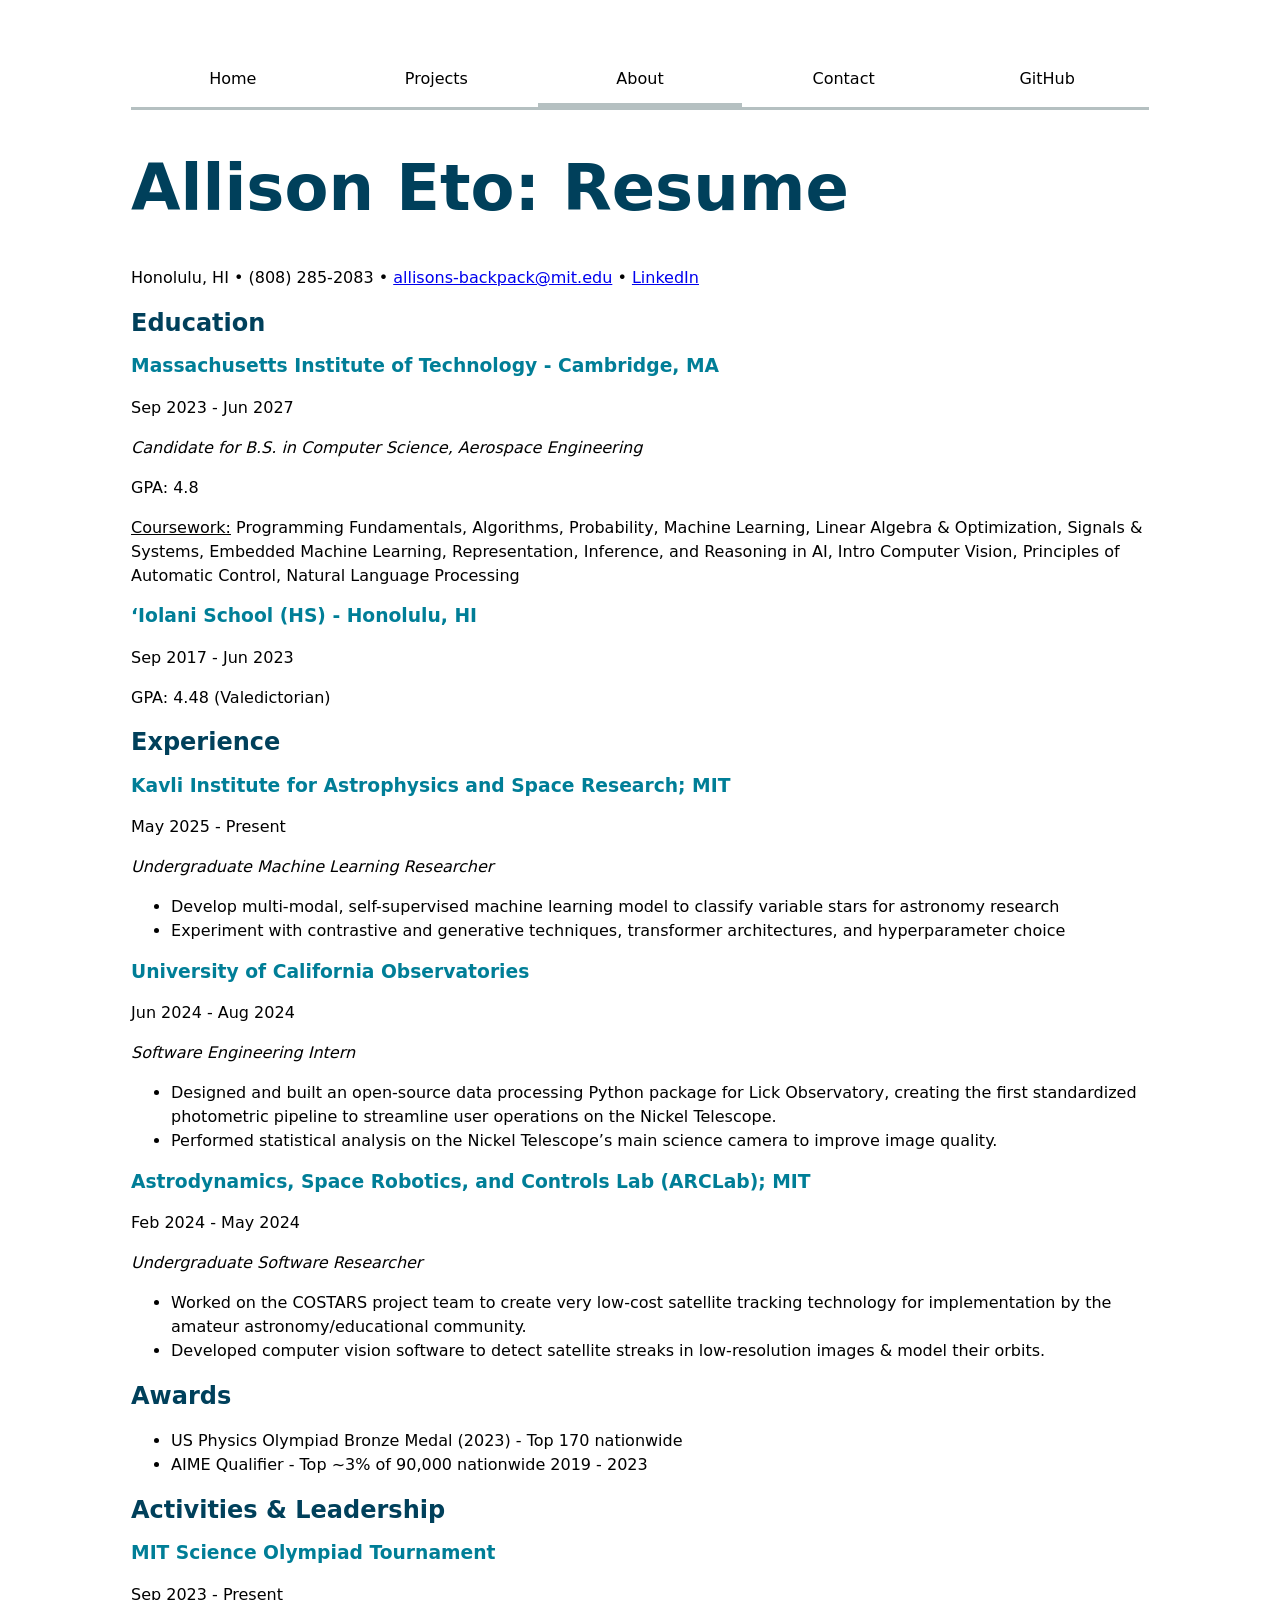
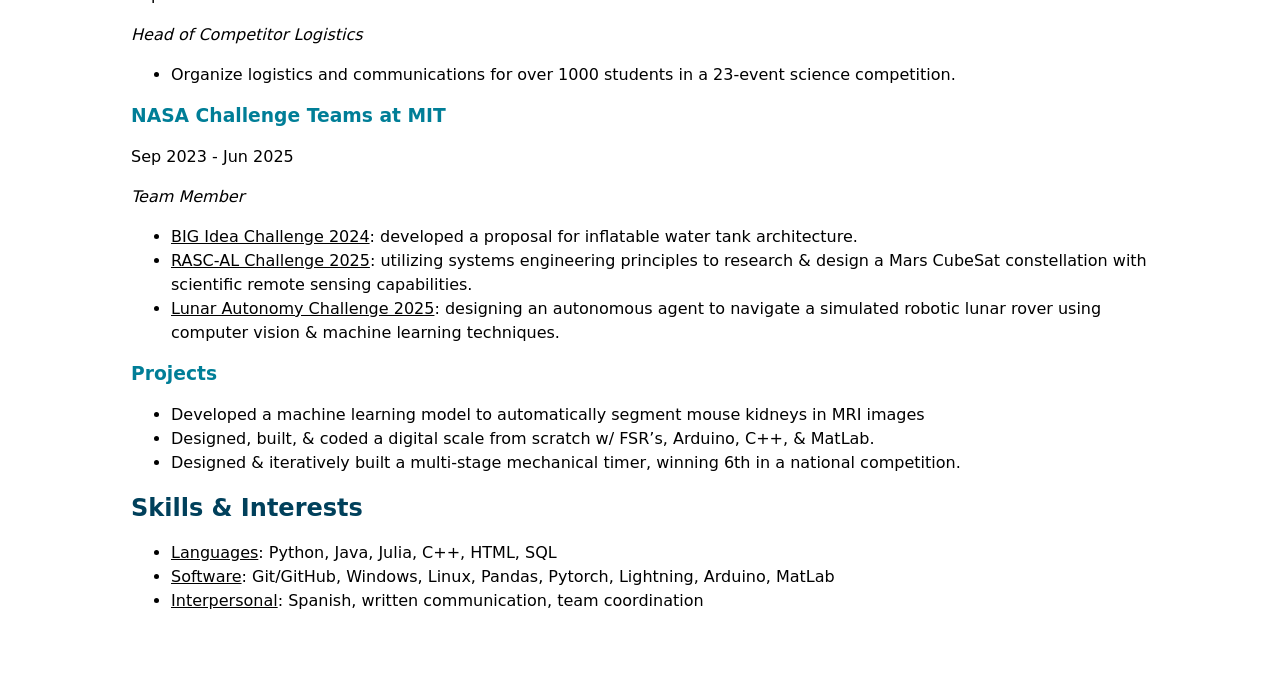
<file: about/resume.html>
<!DOCTYPE html>
<html lang="en">
<head>
    <meta charset="UTF-8">
    <meta name="viewport" content="width=device-width, initial-scale=1.0">
    <link rel="stylesheet" href="../style.css">
    <title>Resume</title>
</head>

<body>

    <nav>
        <ul>
            <li><a href="../index.html">Home</a></li>
            <li><a href="../projects/index.html">Projects</a></li>
            <li><a class="current" href="../about/resume.html">About</a></li>
            <li><a href="../contact/index.html">Contact</a></li>
            <li><a href="https://github.com/allisoneto" target="_blank">GitHub</a></li>
        </ul>
    </nav>


    <header>
        <h1>Allison Eto: Resume</h1>

        Honolulu, HI   •   (808) 285-2083   •   
        <a href="mailto:allisons-backpack@mit.edu" target="_blank">allisons-backpack@mit.edu</a>   •   
        <a href="https://linkedin.com/in/allison-eto/" target="_blank">LinkedIn</a>
    </header>

    <section>
        <h2>Education</h2>

        <h3><strong>Massachusetts Institute of Technology</strong> - Cambridge, MA</h3>
        <p><time datetime="2023-09">Sep 2023</time> - <time datetime="2027-06">Jun 2027</time></p>
        
        <p><em>Candidate for B.S. in Computer Science, Aerospace Engineering</em></p>
        <p>GPA: 4.8</p>
        <p>
            <u>Coursework:</u> Programming Fundamentals, Algorithms, Probability, Machine Learning, Linear Algebra &
            Optimization, Signals & Systems, Embedded Machine Learning, Representation, Inference, and Reasoning in AI,
            Intro Computer Vision, Principles of Automatic Control, Natural Language Processing
        </p>

        <h3><strong>‘Iolani School (HS)</strong> - Honolulu, HI</h3>
        
        <p><time datetime="2017-09">Sep 2017</time> - <time datetime="2023-06">Jun 2023</time></p>
        <p>GPA: 4.48 (Valedictorian)</p>
    </section>

    <section>
        <h2>Experience</h2>

        <h3>Kavli Institute for Astrophysics and Space Research; MIT</h3>
        <p><time datetime="2025-05">May 2025</time> - Present</p>
        <p><em>Undergraduate Machine Learning Researcher</em></p>
        <ul>
            <li>Develop multi-modal, self-supervised machine learning model to classify variable stars for astronomy research</li>
            <li>Experiment with contrastive and generative techniques, transformer architectures, and hyperparameter choice</li>
        </ul>

        <h3>University of California Observatories</h3>
        <p><time datetime="2024-06">Jun 2024</time> - <time datetime="2024-08">Aug 2024</time></p>
        <p><em>Software Engineering Intern</em></p>
        <ul>
            <li>Designed and built an open-source data processing Python package for Lick Observatory, creating the first
                standardized photometric pipeline to streamline user operations on the Nickel Telescope.</li>
            <li>Performed statistical analysis on the Nickel Telescope’s main science camera to improve image quality.</li>
        </ul>

        <h3>Astrodynamics, Space Robotics, and Controls Lab (ARCLab); MIT</h3>
        <p><time datetime="2024-02">Feb 2024</time> - <time datetime="2024-05">May 2024</time></p>
        <p><em>Undergraduate Software Researcher</em></p>
        <ul>
            <li>Worked on the COSTARS project team to create very low-cost satellite tracking technology for implementation
                by the amateur astronomy/educational community.</li>
            <li>Developed computer vision software to detect satellite streaks in low-resolution images & model their orbits.</li>
        </ul>
    </section>

    <section>
        <h2>Awards</h2>
        <ul>
            <li>US Physics Olympiad Bronze Medal (2023) - Top 170 nationwide</li>
            <li>AIME Qualifier - Top ~3% of 90,000 nationwide 2019 - 2023</li>
        </ul>
    </section>

    <section>
        <h2>Activities & Leadership</h2>

        <h3>MIT Science Olympiad Tournament</h3>
        <p><time datetime="2023-09">Sep 2023</time> - Present</p>
        <p><em>Head of Competitor Logistics</em></p>
        <ul>
            <li>Organize logistics and communications for over 1000 students in a 23-event science competition.</li>
        </ul>

        <h3>NASA Challenge Teams at MIT</h3>
        <p><time datetime="2023-09">Sep 2023</time> - <time datetime="2025-06">Jun 2025</time></p>
        <p><em>Team Member</em></p>
        <ul>
            <li><u>BIG Idea Challenge 2024</u>: developed a proposal for inflatable water tank architecture.</li>
            <li><u>RASC-AL Challenge 2025</u>: utilizing systems engineering principles to research & design a Mars CubeSat
                constellation with scientific remote sensing capabilities.</li>
            <li><u>Lunar Autonomy Challenge 2025</u>: designing an autonomous agent to navigate a simulated robotic lunar rover
                using computer vision & machine learning techniques.</li>
        </ul>
        
        <h3>Projects</h3>
        <ul>
            <li>Developed a machine learning model to automatically segment mouse kidneys in MRI images</li>
            <li>Designed, built, & coded a digital scale from scratch w/ FSR’s, Arduino, C++, & MatLab.</li>
            <li>Designed & iteratively built a multi-stage mechanical timer, winning 6th in a national competition.</li>
        </ul>
    </section>

    <section>
        <h2>Skills & Interests</h2>
        <ul>
            <li><u>Languages</u>: Python, Java, Julia, C++, HTML, SQL</li>
            <li><u>Software</u>: Git/GitHub, Windows, Linux, Pandas, Pytorch, Lightning, Arduino, MatLab</li>
            <li><u>Interpersonal</u>: Spanish, written communication, team coordination</li>
        </ul>
    </section>
</body>
</html>
</file>
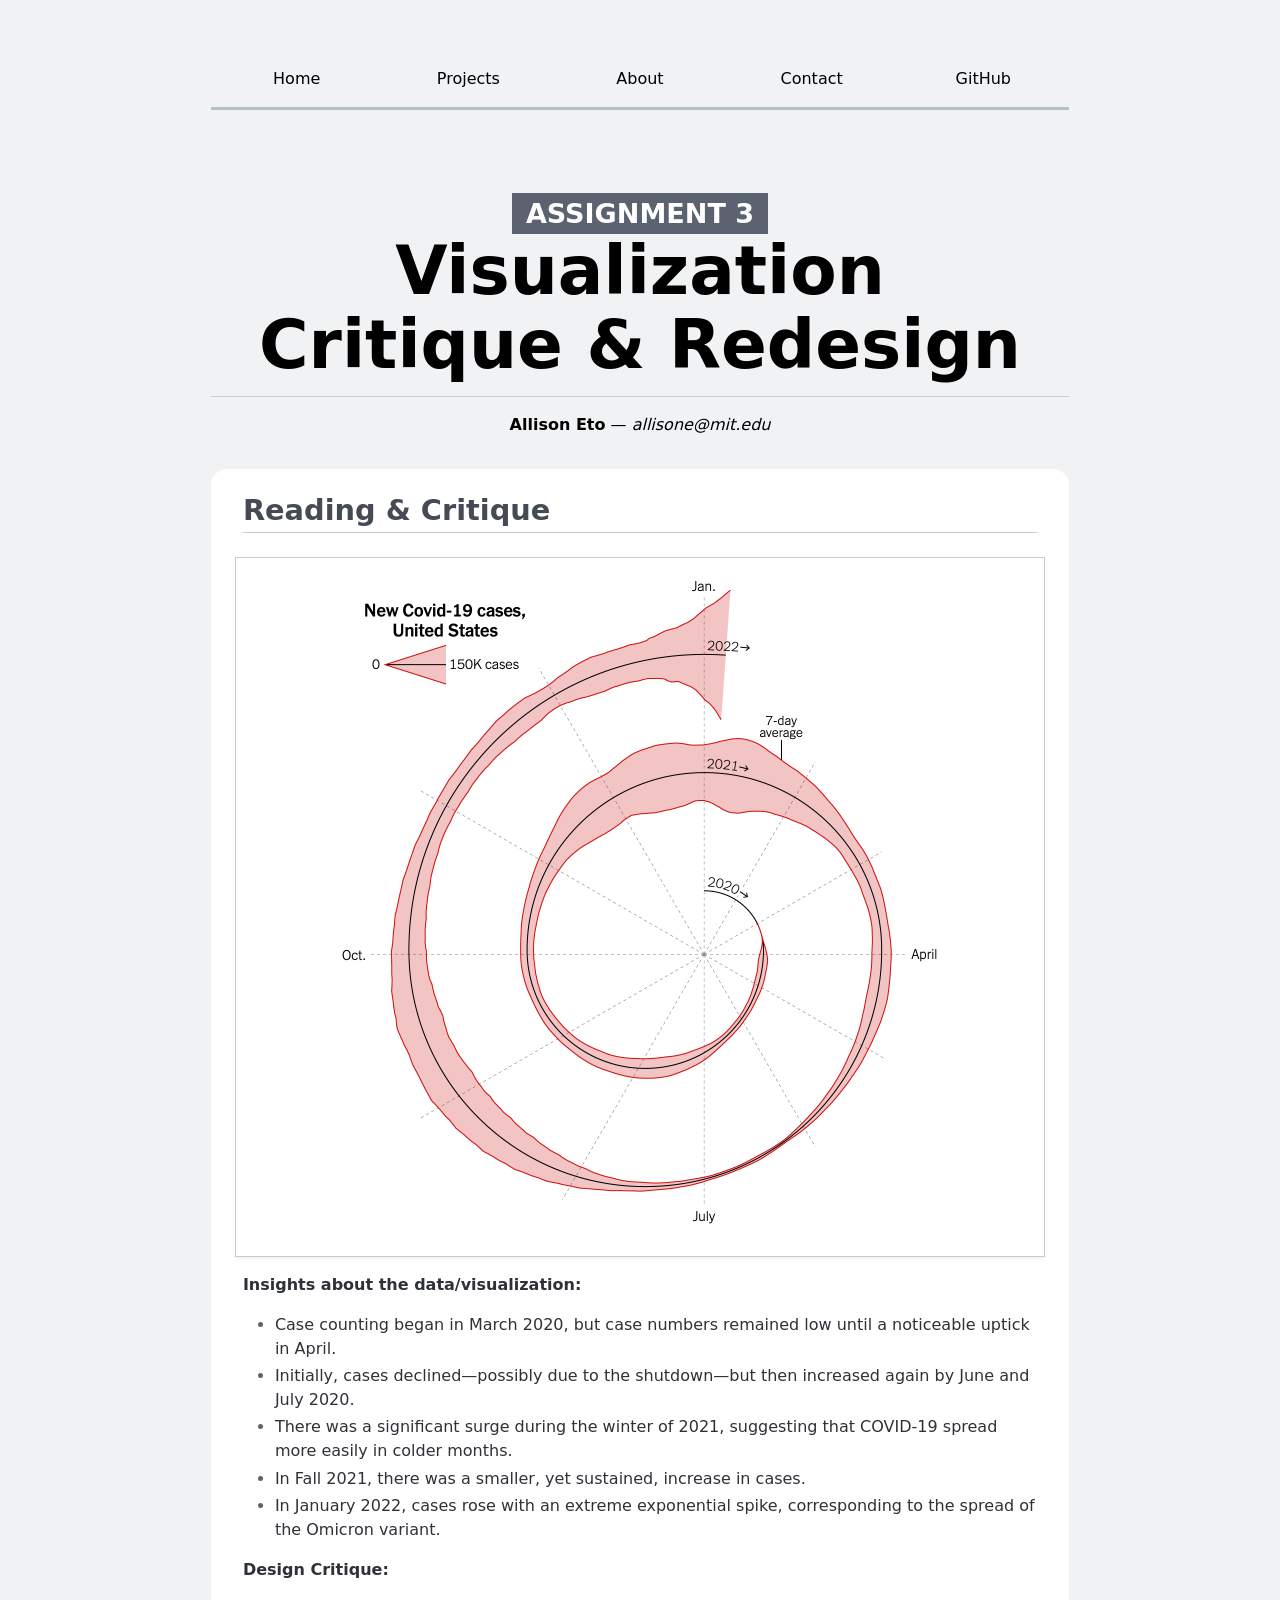
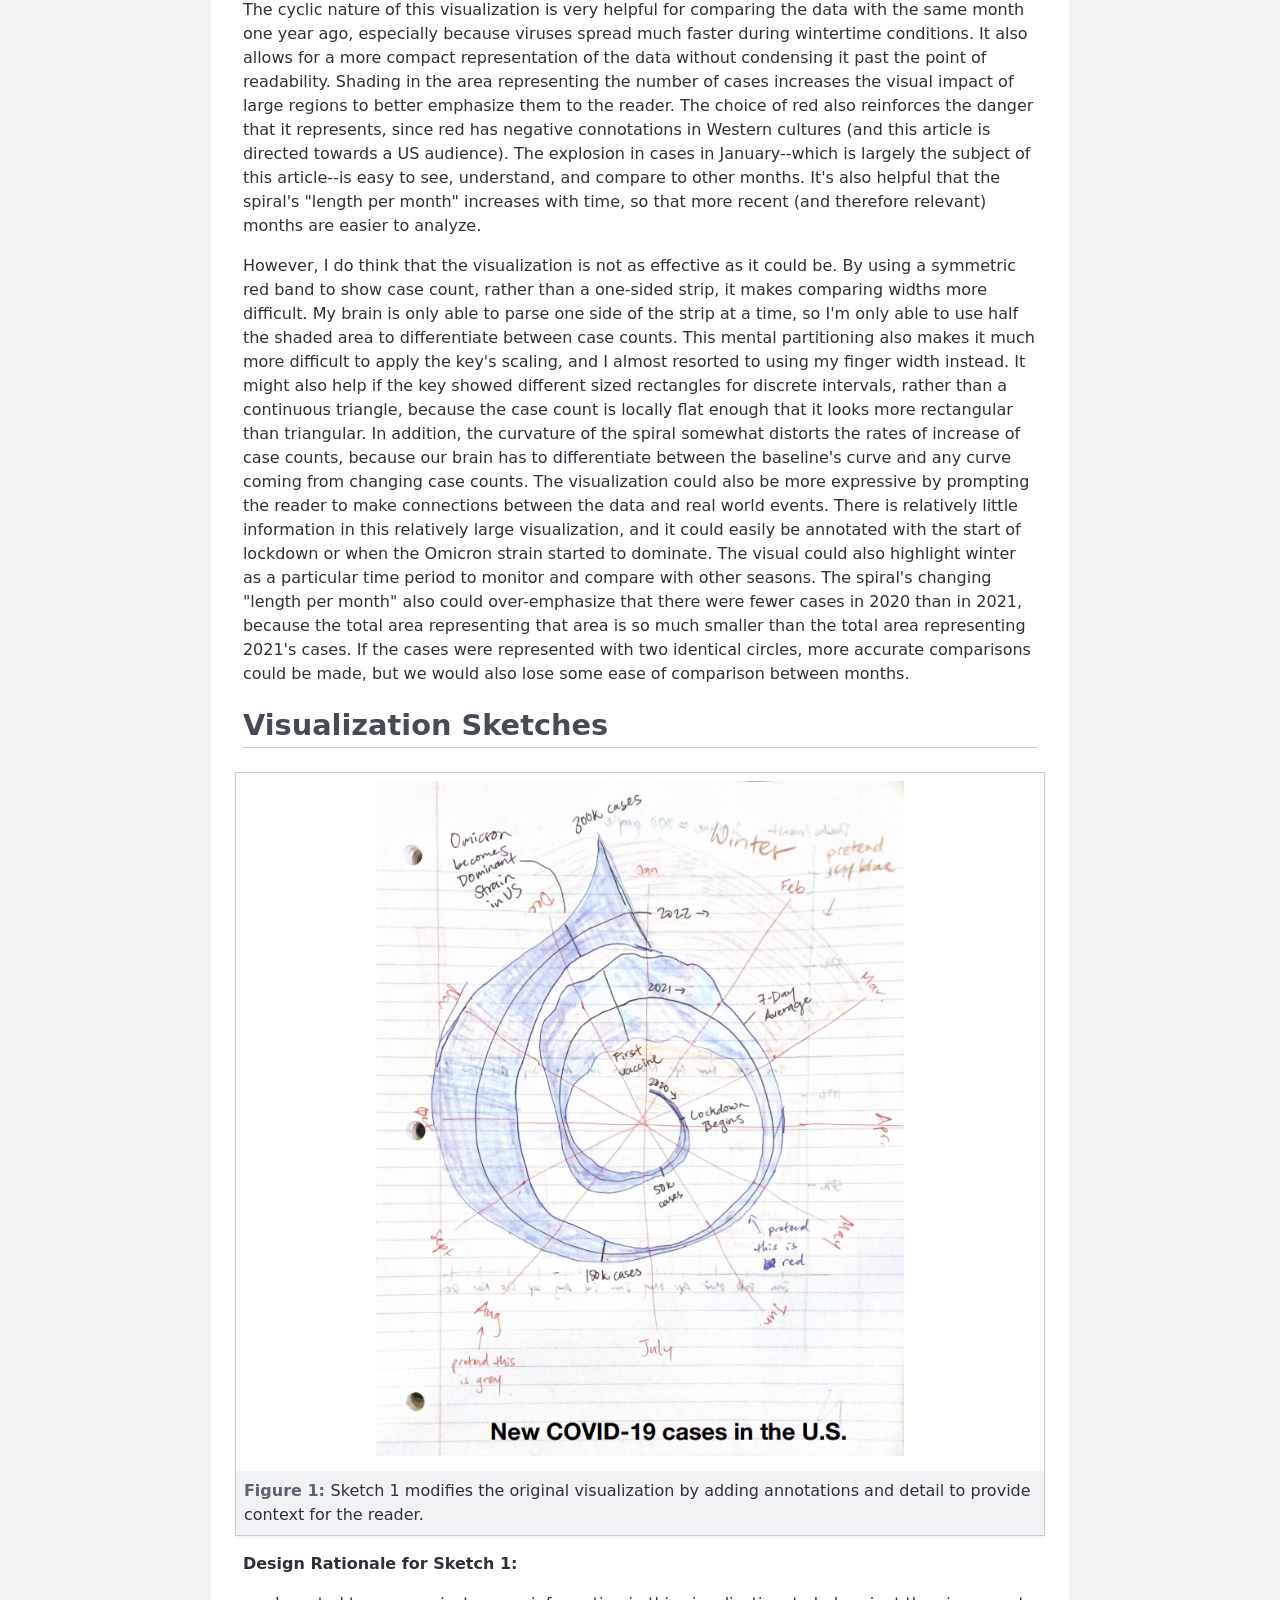
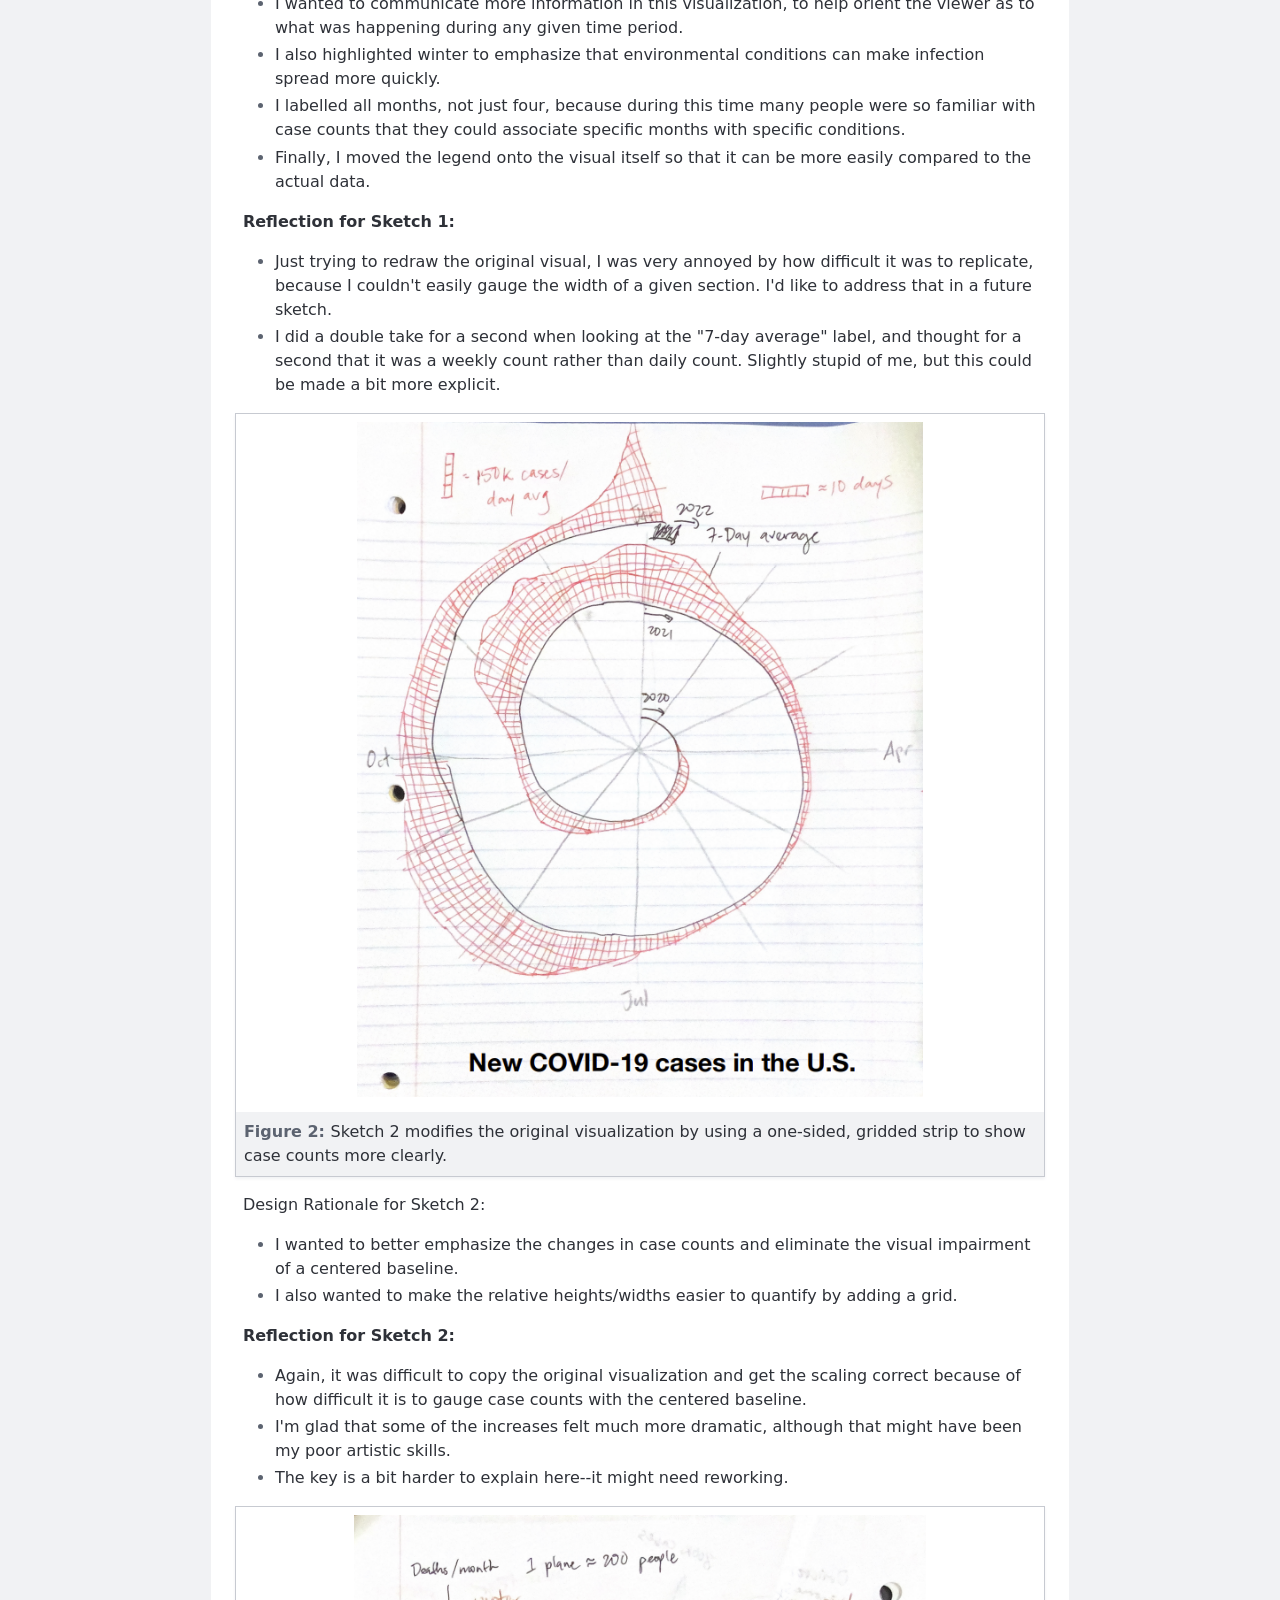
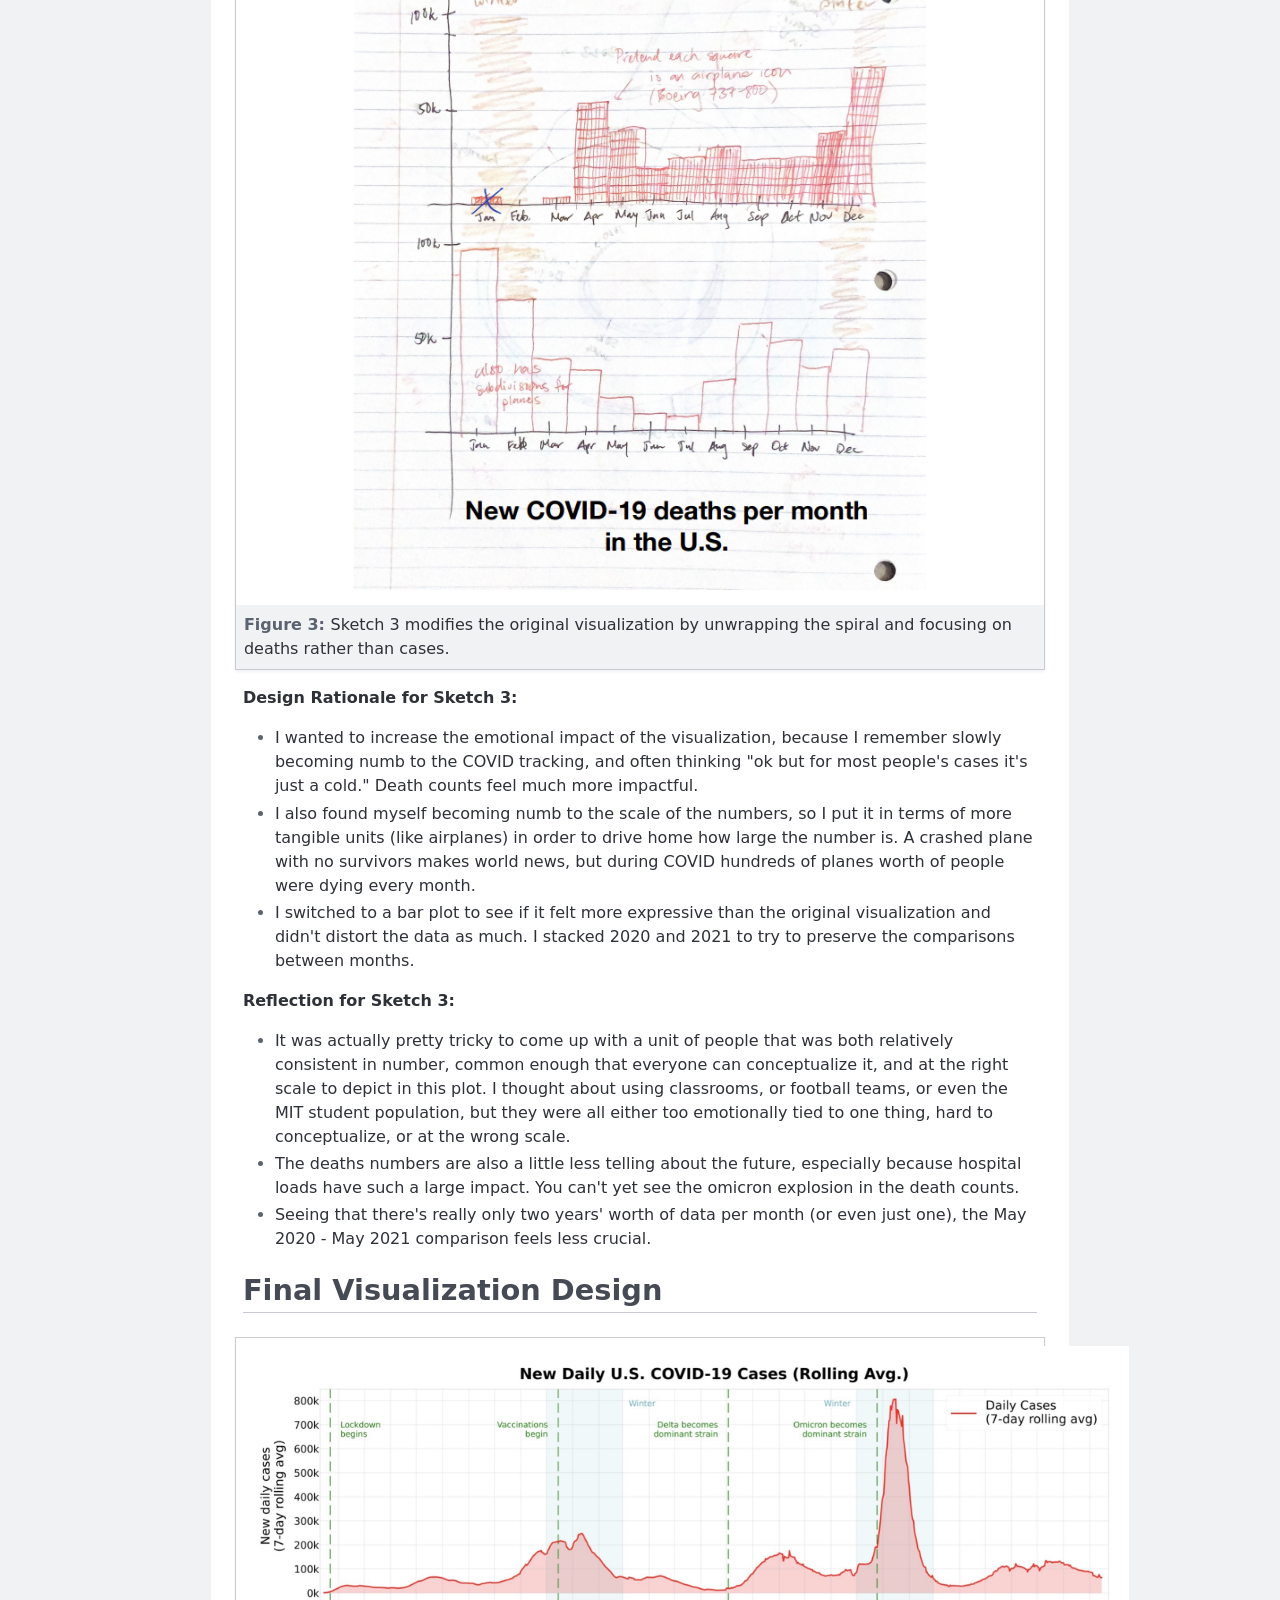
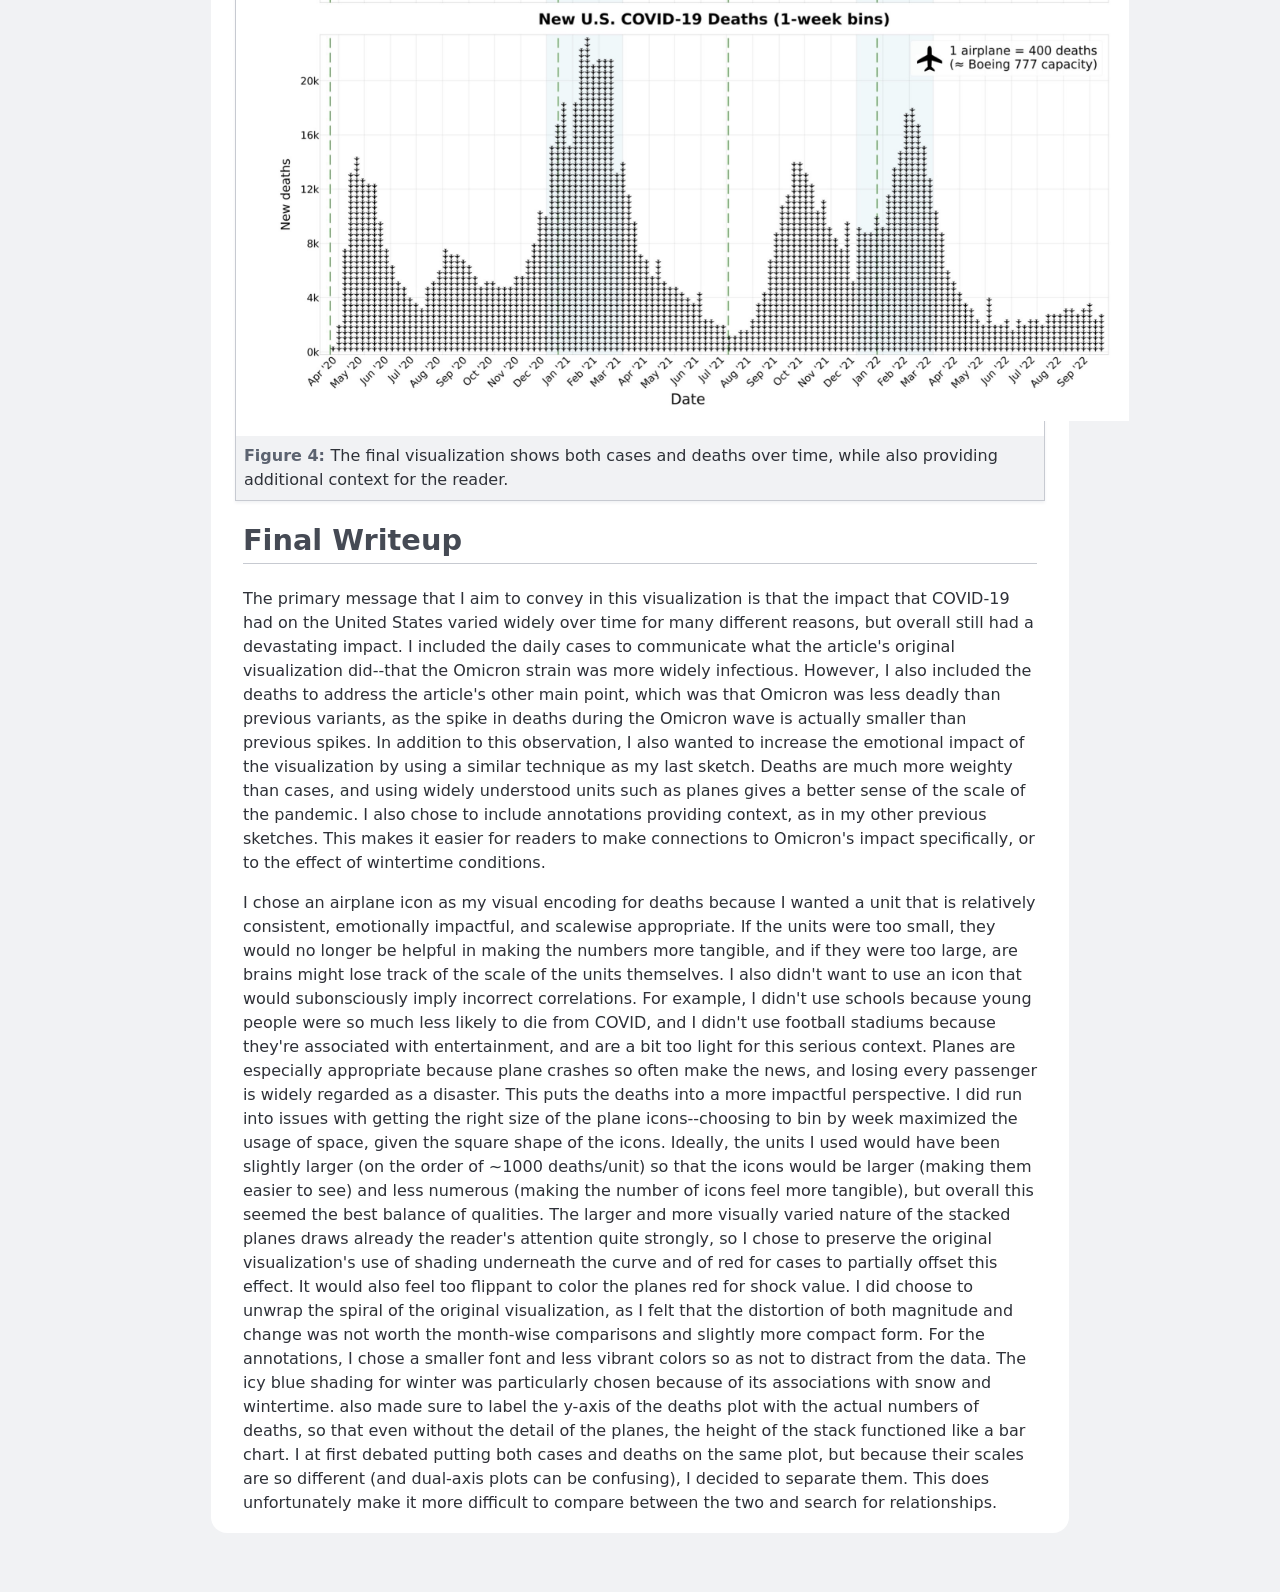
<file: projects/a3_report.html>
<!DOCTYPE html>
<!-- saved from url=(0056)https://vis-society.github.io/assignments/A3_report.html -->
<html lang="en"><head><meta http-equiv="Content-Type" content="text/html; charset=UTF-8">
	<title>Vis &amp; Society Assignment 3</title>
	<link rel="stylesheet" href="a3_style.css">
<style>.village-iframe{width:100%;height:100%;border:none;display:block;position:fixed;top:0;left:0;z-index:2147483647;background:#0000003d;color-scheme:light}.village-iframe.village-loading{display:flex;justify-content:center;align-items:center}.village-iframe>.village-spinner{width:1.5rem;height:1.5rem;border:2px solid #000;border-left-color:transparent;border-bottom-color:transparent;border-radius:50%;animation:spin .45s linear infinite}.village-iframe.village-hidden{display:none}@keyframes spin{0%{transform:rotate(0)}to{transform:rotate(360deg)}}.village-hidden{display:none}[village-paths-data=facepiles]{display:flex;align-items:center;padding-right:.5rem}[village-paths-data=facepiles] img{width:1.5rem;height:1.5rem;border-radius:50%;margin-right:-.5rem}[village-paths-data=facepiles] img.village-facepiler-avatar-not-found{filter:blur(7px)}[village-paths-data=facepiles] img:last-child{margin-right:0}[village-paths-data=count]{padding-right:.25rem}[village-paths-availability=error],[village-paths-availability=found],[village-paths-availability=not-found],[village-paths-availability=not-activated]{display:none!important}[village-paths-availability=loading]{display:inline-flex!important}</style><script id="simplify-jobs-page-script" src="chrome-extension://75b6a5ff-7045-476e-9fe4-be8c925cb11c/js/pageScript.bundle.js"></script></head>

<body>

	
    <nav>
        <ul>
            <li><a href="../index.html">Home</a></li>
            <li><a href="../projects/index.html">Projects</a></li>
            <li><a href="../about/resume.html">About</a></li>
            <li><a href="../contact/index.html">Contact</a></li>
            <li><a href="https://github.com/allisoneto" target="_blank">GitHub</a></li>
        </ul>
    </nav>

	<header>
		<h1>
			<small>Assignment 3</small>
			Visualization Critique &amp; Redesign
		</h1>

		<p>
			<strong>Allison Eto</strong> — <em>allisone@mit.edu</em>
		</p>
	</header>

	<main>
		<section>
			<h2>Reading &amp; Critique</h2>

			<figure>
				<img src="../images/a3_visualizations/covid-spiral.png" alt="">
			</figure>

			<p>
				<strong>Insights about the data/visualization:</strong>
			</p>

			<ul>
				<li>Case counting began in March 2020, but case numbers remained low until a noticeable uptick in April.</li>
				<li>Initially, cases declined—possibly due to the shutdown—but then increased again by June and July 2020.</li>
				<li>There was a significant surge during the winter of 2021, suggesting that COVID-19 spread more easily in colder months.</li>
				<li>In Fall 2021, there was a smaller, yet sustained, increase in cases.</li>
				<li>In January 2022, cases rose with an extreme exponential spike, corresponding to the spread of the Omicron variant.</li>
			</ul>

			<p>
				<strong>Design Critique:</strong>
			</p>

			<p>
				The cyclic nature of this visualization is very helpful for comparing the data with the same
				month one year ago, especially because viruses spread much faster during wintertime
				conditions. It also allows for a more compact representation of the data without condensing it
				past the point of readability. Shading in the area representing the number of cases increases
				the visual impact of large regions to better emphasize them to the reader. The choice of red
				also reinforces the danger that it represents, since red has negative connotations in Western
				cultures (and this article is directed towards a US audience). The explosion in cases in
				January--which is largely the subject of this article--is easy to see, understand, and compare
				to other months. It's also helpful that the spiral's "length per month" increases with time, so
				that more recent (and therefore relevant) months are easier to analyze.
			</p>
			<p>
				However, I do think that the visualization is not as effective as it could be. By using a
				symmetric red band to show case count, rather than a one-sided strip, it makes comparing
				widths more difficult. My brain is only able to parse one side of the strip at a time, so I'm only
				able to use half the shaded area to differentiate between case counts. This mental partitioning
				also makes it much more difficult to apply the key's scaling, and I almost resorted to using my
				finger width instead. It might also help if the key showed different sized rectangles for discrete
				intervals, rather than a continuous triangle, because the case count is locally flat enough that it
				looks more rectangular than triangular. In addition, the curvature of the spiral somewhat
				distorts the rates of increase of case counts, because our brain has to differentiate between
				the baseline's curve and any curve coming from changing case counts.

				The visualization could also be more expressive by prompting the reader to make connections
				between the data and real world events. There is relatively little information in this relatively
				large visualization, and it could easily be annotated with the start of lockdown or when the
				Omicron strain started to dominate. The visual could also highlight winter as a particular time
				period to monitor and compare with other seasons. The spiral's changing "length per month"
				also could over-emphasize that there were fewer cases in 2020 than in 2021, because the total
				area representing that area is so much smaller than the total area representing 2021's cases. If
				the cases were represented with two identical circles, more accurate comparisons could be
				made, but we would also lose some ease of comparison between months.
			</p>
		</section>

		<section>
			<h2>Visualization Sketches</h2>

      <figure>
				<img src="../images/a3_visualizations/sketch_1.png" alt="">
				<figcaption>
					Sketch 1 modifies the original visualization by adding annotations and detail to provide context for the reader.
				</figcaption>
			</figure>

			<p>
				<strong>Design Rationale for Sketch 1:</strong>
			</p>

			<ul>
				<li>I wanted to communicate more information in this visualization, to help orient the viewer as to what was happening during any given time period.</li>
				<li>I also highlighted winter to emphasize that environmental conditions can make infection spread more quickly.</li>
				<li>I labelled all months, not just four, because during this time many people were so familiar with case counts that they could associate specific months with specific conditions.</li>
				<li>Finally, I moved the legend onto the visual itself so that it can be more easily compared to the actual data.</li>
			</ul>

			<p>
				<strong>Reflection for Sketch 1:</strong>
			</p>

			<ul>
				<li>Just trying to redraw the original visual, I was very annoyed by how difficult it was to
					replicate, because I couldn't easily gauge the width of a given section. I'd like to address
					that in a future sketch.</li>
				<li>I did a double take for a second when looking at the "7-day average" label, and thought for a
					second that it was a weekly count rather than daily count. Slightly stupid of me, but this
					could be made a bit more explicit.</li>
			</ul>

			<figure>
				<img src="../images/a3_visualizations/sketch_2.png" alt="">
				<figcaption>
					Sketch 2 modifies the original visualization by using a one-sided, gridded strip to show case counts more clearly.
				</figcaption>
			</figure>

			<p>
				Design Rationale for Sketch 2:
			</p>

			<ul>
				<li>I wanted to better emphasize the changes in case counts and eliminate the visual impairment of a centered baseline.</li>
				<li>I also wanted to make the relative heights/widths easier to quantify by adding a grid.</li>
			</ul>

			<p>
				<strong>Reflection for Sketch 2:</strong>
			</p>

			<ul>
				<li>Again, it was difficult to copy the original visualization and get the scaling correct because of
					how difficult it is to gauge case counts with the centered baseline.</li>
				<li>I'm glad that some of the increases felt much more dramatic, although that might have been
					my poor artistic skills.</li>
				<li>The key is a bit harder to explain here--it might need reworking.</li>
			</ul>

			<figure>
				<img src="../images/a3_visualizations/sketch_3.png" alt="">
				<figcaption>
					Sketch 3 modifies the original visualization by unwrapping the spiral and focusing on deaths rather than cases.
				</figcaption>
			</figure>

			<p>
				<strong>Design Rationale for Sketch 3:</strong>
			</p>

			<ul>
				<li>I wanted to increase the emotional impact of the visualization, because I remember slowly becoming numb to the COVID tracking, and often thinking "ok but for most people's cases it's just a cold." Death counts feel much more impactful.</li>
				<li>I also found myself becoming numb to the scale of the numbers, so I put it in terms of more tangible units (like airplanes) in order to drive home how large the number is. A crashed plane with no survivors makes world news, but during COVID hundreds of planes worth of people were dying every month.</li>
				<li>I switched to a bar plot to see if it felt more expressive than the original visualization and didn't distort the data as much. I stacked 2020 and 2021 to try to preserve the comparisons between months.</li>
			</ul>

			<p>
				<strong>Reflection for Sketch 3:</strong>
			</p>

			<ul>
				<li>It was actually pretty tricky to come up with a unit of people that was both relatively consistent in number, common enough that everyone can conceptualize it, and at the right scale to depict in this plot. I thought about using classrooms, or football teams, or even the MIT student population, but they were all either too emotionally tied to one thing, hard to conceptualize, or at the wrong scale.</li>
				<li>The deaths numbers are also a little less telling about the future, especially because hospital loads have such a large impact. You can't yet see the omicron explosion in the death counts.</li>
				<li>Seeing that there's really only two years' worth of data per month (or even just one), the May 2020 - May 2021 comparison feels less crucial.</li>
			</ul>
		</section>

		<section>
			<h2>Final Visualization Design</h2>
      
			<figure>
				<img src="../images/a3_visualizations/final_visualization.png" alt="">
				<figcaption>
					The final visualization shows both cases and deaths over time, while also providing additional context for the reader.
				</figcaption>
			</figure>

		</section>

		<section>
			<h2>Final Writeup</h2>

			<p>
				The primary message that I aim to convey in this visualization is that the impact that COVID-19 had on
				the United States varied widely over time for many different reasons, but overall still had a devastating
				impact. I included the daily cases to communicate what the article's original visualization did--that the
				Omicron strain was more widely infectious. However, I also included the deaths to address the article's
				other main point, which was that Omicron was less deadly than previous variants, as the spike in deaths
				during the Omicron wave is actually smaller than previous spikes. In addition to this observation, I also
				wanted to increase the emotional impact of the visualization by using a similar technique as my last
				sketch. Deaths are much more weighty than cases, and using widely understood units such as planes
				gives a better sense of the scale of the pandemic. I also chose to include annotations providing context,
				as in my other previous sketches. This makes it easier for readers to make connections to Omicron's
				impact specifically, or to the effect of wintertime conditions.
				
      		</p>

			<p>
				I chose an airplane icon as my visual encoding for deaths because I wanted a unit that is relatively
				consistent, emotionally impactful, and scalewise appropriate. If the units were too small, they would no
				longer be helpful in making the numbers more tangible, and if they were too large, are brains might lose
				track of the scale of the units themselves. I also didn't want to use an icon that would subonsciously
				imply incorrect correlations. For example, I didn't use schools because young people were so much less
				likely to die from COVID, and I didn't use football stadiums because they're associated with
				entertainment, and are a bit too light for this serious context. Planes are especially appropriate because
				plane crashes so often make the news, and losing every passenger is widely regarded as a disaster. This
				puts the deaths into a more impactful perspective. I did run into issues with getting the right size of the
				plane icons--choosing to bin by week maximized the usage of space, given the square shape of the
				icons. Ideally, the units I used would have been slightly larger (on the order of ~1000 deaths/unit) so that
				the icons would be larger (making them easier to see) and less numerous (making the number of icons
				feel more tangible), but overall this seemed the best balance of qualities. The larger and more visually
				varied nature of the stacked planes draws already the reader's attention quite strongly, so I chose to
				preserve the original visualization's use of shading underneath the curve and of red for cases to partially
				offset this effect. It would also feel too flippant to color the planes red for shock value. I did choose to
				unwrap the spiral of the original visualization, as I felt that the distortion of both magnitude and change
				was not worth the month-wise comparisons and slightly more compact form.
				For the annotations, I chose a smaller font and less vibrant colors so as not to distract from the data. The
				icy blue shading for winter was particularly chosen because of its associations with snow and wintertime.
				also made sure to label the y-axis of the deaths plot with the actual numbers of deaths, so that even
				without the detail of the planes, the height of the stack functioned like a bar chart. I at first debated
				putting both cases and deaths on the same plot, but because their scales are so different (and dual-axis
				plots can be confusing), I decided to separate them. This does unfortunately make it more difficult to
				compare between the two and search for relationships.
       		</p>
		</section>
	</main>


</body></html>
</file>
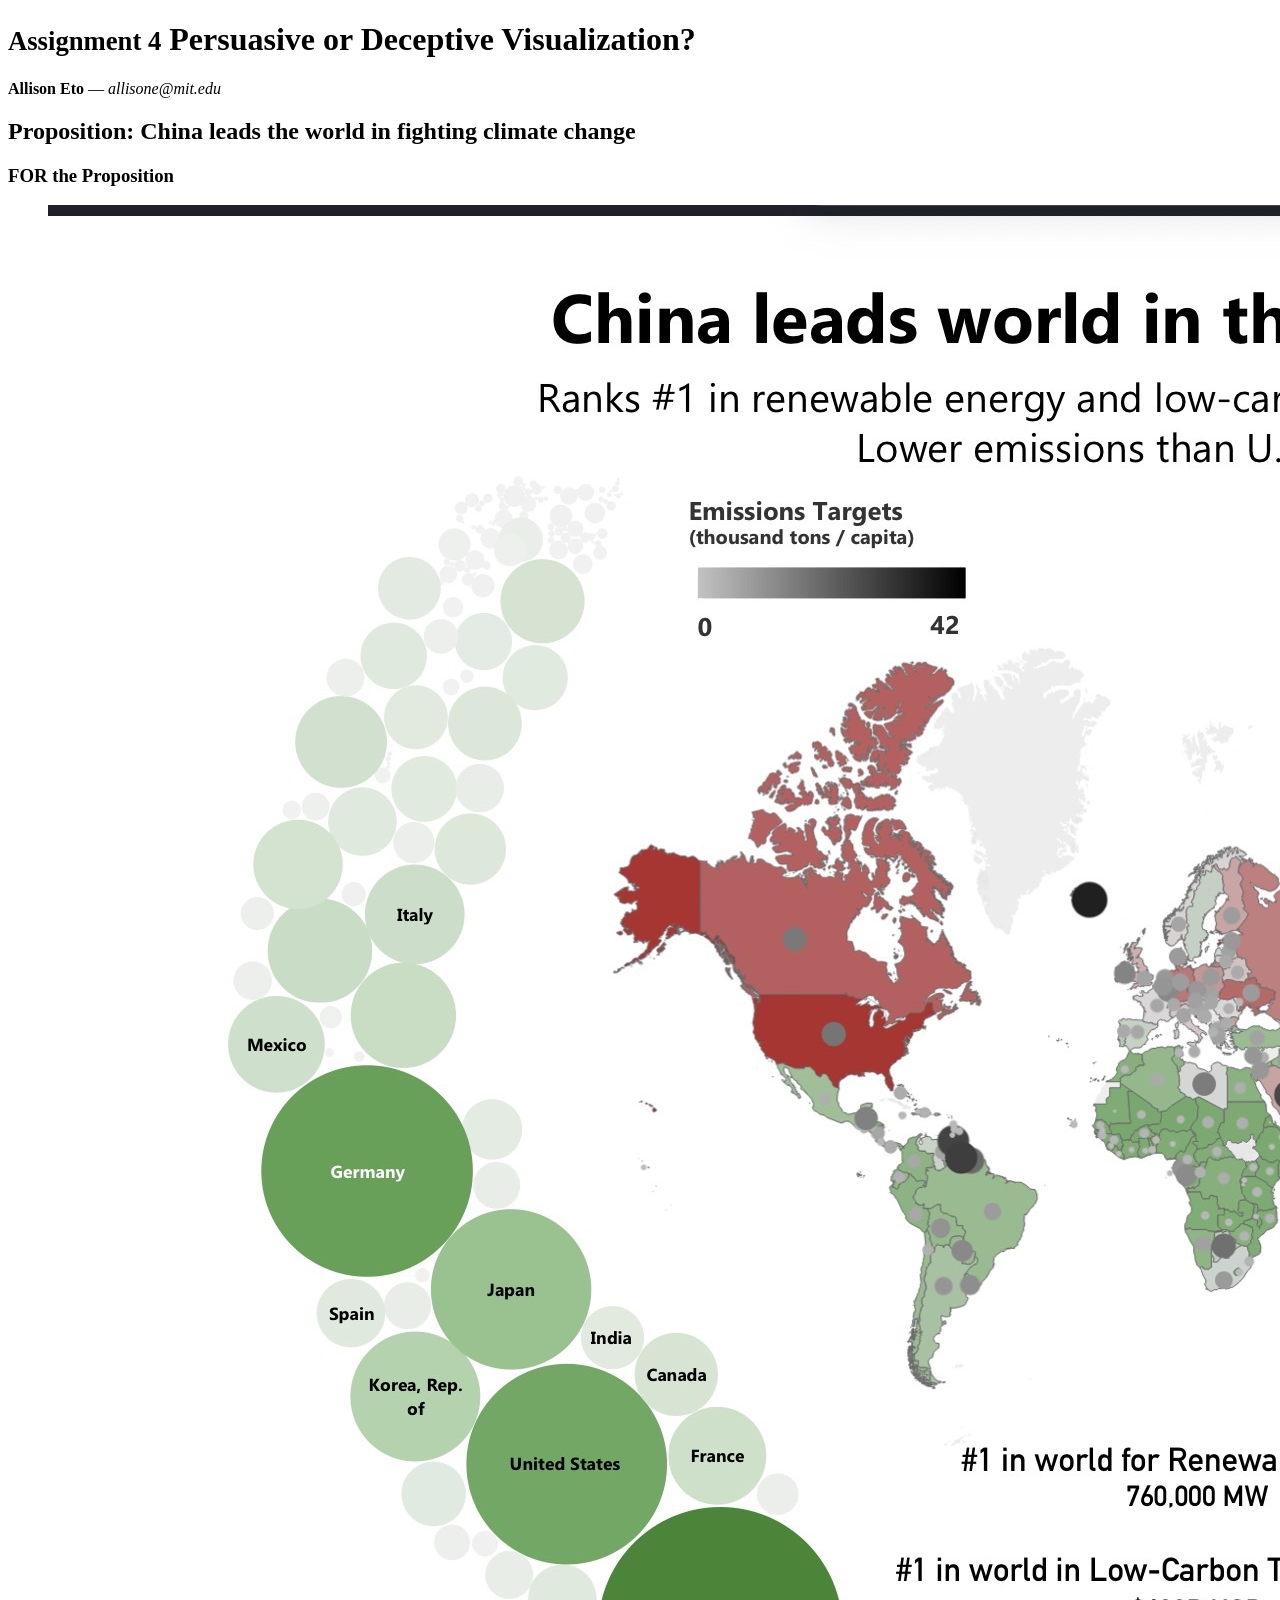
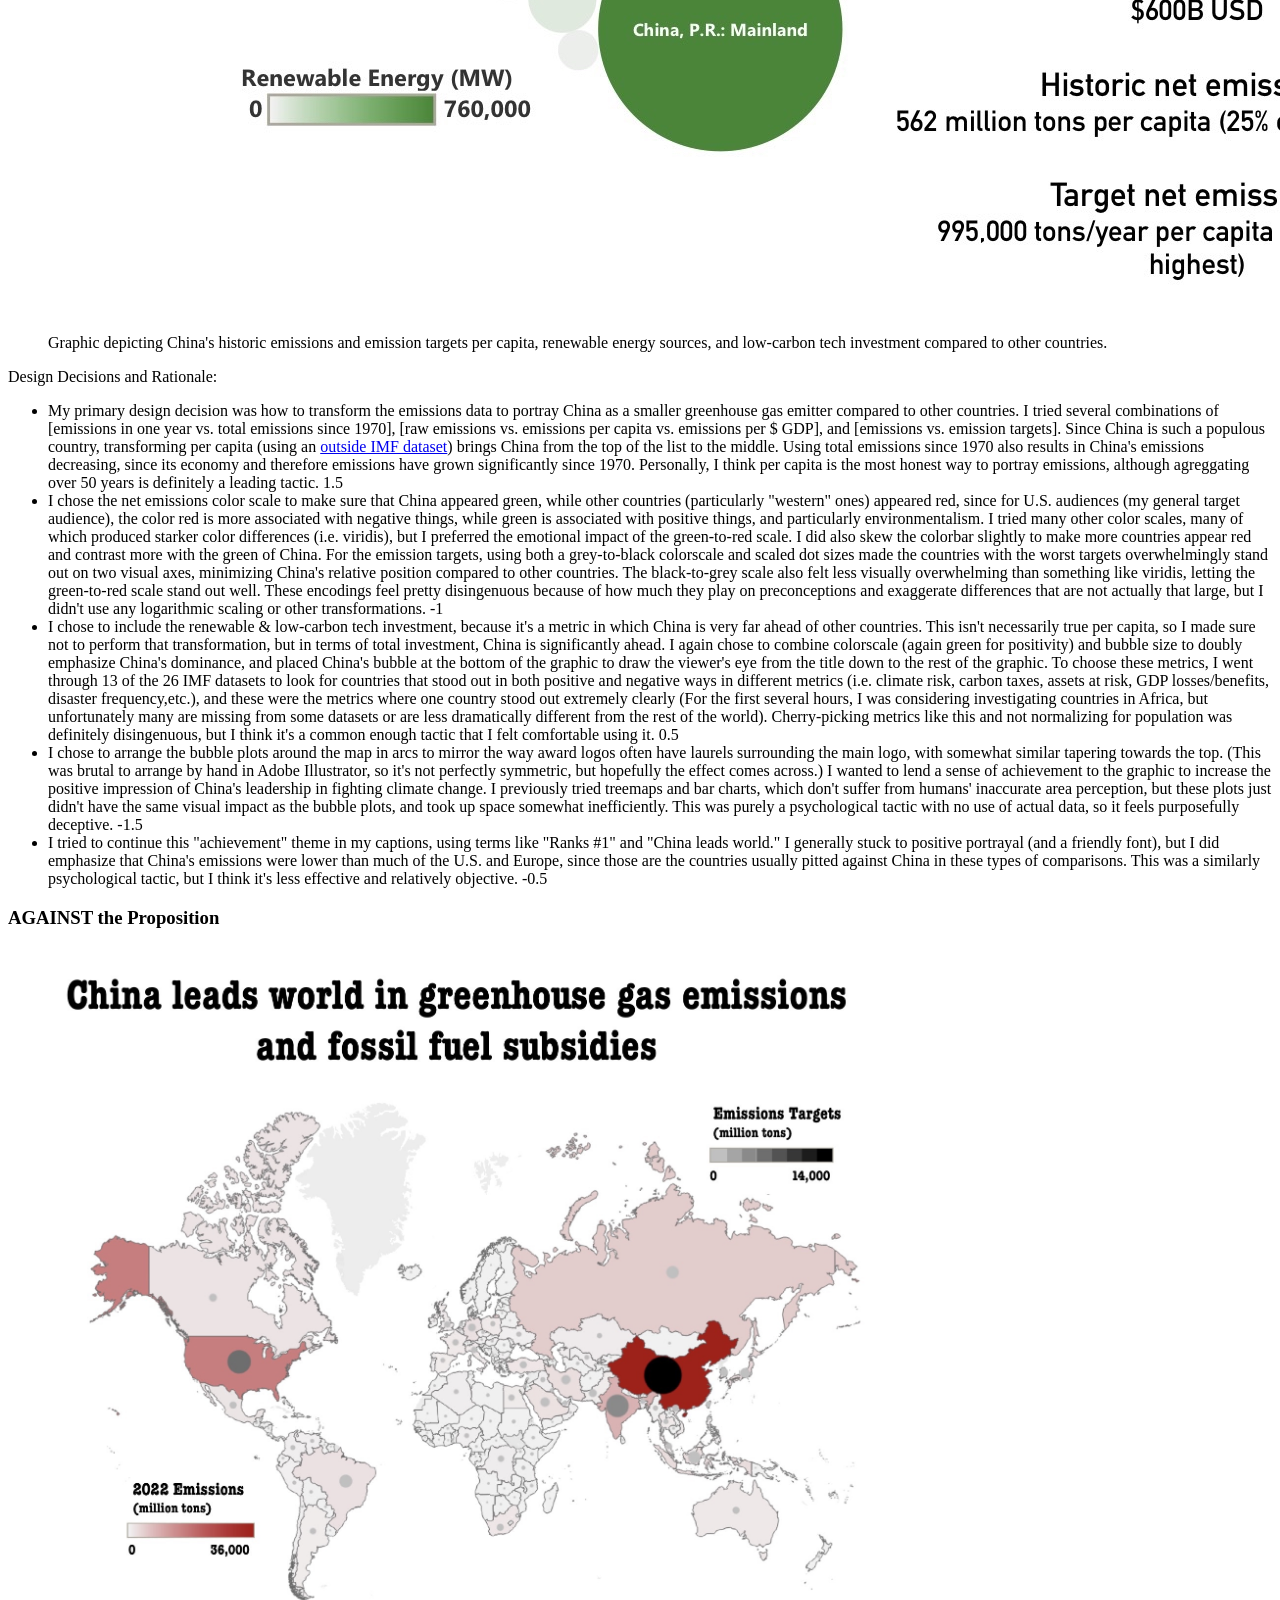
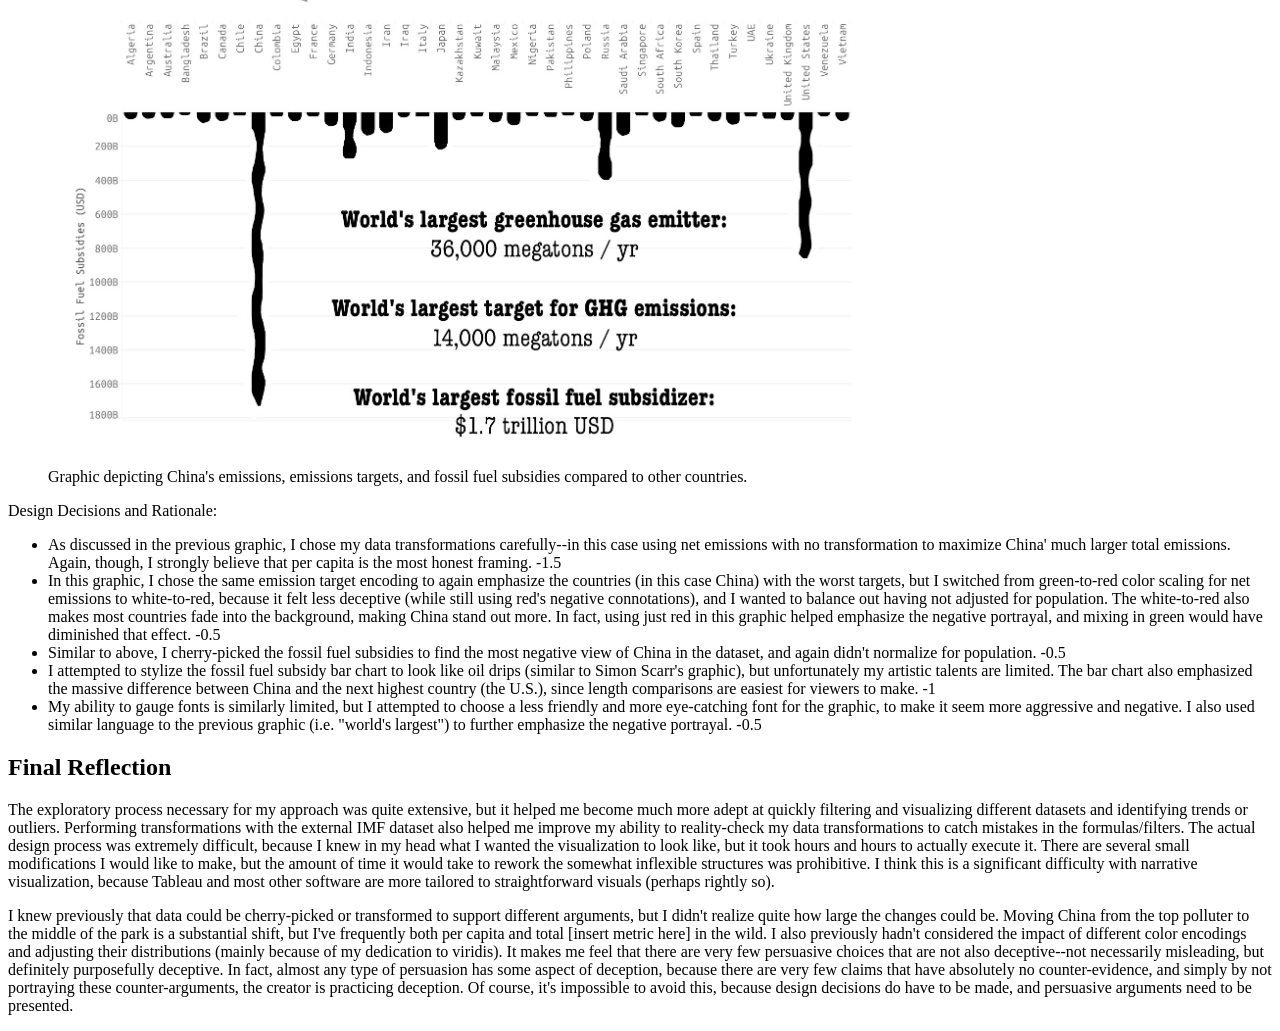
<file: projects/a4_report.html>
<!DOCTYPE HTML>
<html lang="en">
<head>
	<title>Vis & Society Assignment 3</title>
	<link rel="stylesheet" href="https://vis-society.github.io/assignments/report.css" />
</head>

<body>
	<header>
		<h1>
			<small>Assignment 4</small>
			Persuasive or Deceptive Visualization?
		</h1>

		<p>
			<strong>Allison Eto</strong> — <em>allisone@mit.edu</em>
		</p>
	</header>

	<main>
    <h2>Proposition: China leads the world in fighting climate change</h2>

		<section>
      <h3>FOR the Proposition</h3>

      <figure>
				<img src="../images/a4_visualizations/china_good_final.png" alt="map/graphic showing China's emissions per capita, emissions targets per capita, and renewable & low-carbon tech investment." />
				<figcaption>
					Graphic depicting China's historic emissions and emission targets per capita, renewable energy sources, and low-carbon tech investment compared to other countries.
				</figcaption>
			</figure>

			<p>
				Design Decisions and Rationale:
			</p>

			<ul>
				<li>
					My primary design decision was how to transform the emissions data to portray China as a smaller greenhouse gas emitter compared to other countries. I tried several combinations of
					[emissions in one year vs. total emissions since 1970], [raw emissions vs. emissions per capita vs. emissions per $ GDP], and [emissions vs. emission targets].
					Since China is such a populous country, transforming per capita (using an <a href="https://data.imf.org/en/datasets/IMF.RES:WEO">outside IMF dataset</a>) brings China from the top of the list to the middle. Using total emissions since 1970 also
					results in China's emissions decreasing, since its economy and therefore emissions have grown significantly since 1970. Personally, I think per capita is the most honest way to portray emissions,
					although agreggating over 50 years is definitely a leading tactic. 1.5
				</li>
				<li>
					I chose the net emissions color scale to make sure that China appeared green, while other countries (particularly "western" ones) appeared red, since for U.S. audiences (my general target
					audience), the color red is more associated with negative things, while green is associated with positive things, and particularly environmentalism. I tried many other color scales,
					many of which produced starker color differences (i.e. viridis), but I preferred the emotional impact of the green-to-red scale. I did also skew the colorbar slightly
					to make more countries appear red and contrast more with the green of China. For the emission targets, using both a grey-to-black colorscale
					and scaled dot sizes made the countries with the worst targets overwhelmingly stand out on two visual axes, minimizing China's relative position compared to other countries. The black-to-grey scale
					also felt less visually overwhelming than something like viridis, letting the green-to-red scale stand out well. These encodings feel pretty disingenuous because of how much they play on preconceptions
					and exaggerate differences that are not actually that large, but I didn't use any logarithmic scaling or other transformations. -1
				</li>
				<li>
					I chose to include the renewable & low-carbon tech investment, because it's a metric in which China is very far ahead of other countries. This isn't necessarily true per capita,
					so I made sure not to perform that transformation, but in terms of total investment, China is significantly ahead. I again chose to combine colorscale (again green for positivity) and bubble size to doubly
					emphasize China's dominance, and placed China's bubble at the bottom of the graphic to draw the viewer's eye from the title down to the rest of the graphic.
					To choose these metrics, I went through 13 of the 26 IMF datasets to look for countries that stood
					out in both positive and negative ways in different metrics (i.e. climate risk, carbon taxes, assets at risk, GDP losses/benefits, disaster frequency,etc.), and these
					were the metrics where one country stood out extremely clearly (For the first several hours, I was considering investigating countries in Africa, but unfortunately many are
					missing from some datasets or are less dramatically different from the rest of the world). Cherry-picking metrics like this and not normalizing for
					population was definitely disingenuous, but I think it's a common enough tactic that I felt comfortable using it. 0.5
				</li>
				<li>
					I chose to arrange the bubble plots around the map in arcs to mirror the way award logos often have laurels surrounding the main logo, with somewhat similar tapering towards the top.
					(This was brutal to arrange by hand in Adobe Illustrator, so it's not perfectly symmetric, but hopefully the effect comes across.) I wanted to lend a sense of achievement to the graphic
					to increase the positive impression of China's leadership in fighting climate change. I previously tried treemaps and bar charts, which don't suffer from humans' inaccurate
					area perception, but these plots just didn't have the same visual impact as the bubble plots,
					and took up space somewhat inefficiently. This was purely a psychological tactic with no use of actual data, so it feels purposefully deceptive. -1.5
				</li>
				<li>
					I tried to continue this "achievement" theme in my captions, using terms like "Ranks #1" and "China leads world." I generally stuck to positive portrayal (and a friendly font), but I did emphasize that China's
					emissions were lower than much of the U.S. and Europe, since those are the countries usually pitted against China in these types of comparisons. This was a similarly psychological tactic, but I think it's less effective
					and relatively objective. -0.5
				</li>

			</ul>
    </section>

    <section>
      <h3>AGAINST the Proposition</h3>

      <figure>
				<img src="../images/a4_visualizations/china_bad_final.png" alt="map/graphic showing China's emissions, emissions targets, and fossil fuel subsidies." style="width:70%;" />
				<figcaption>
					Graphic depicting China's emissions, emissions targets, and fossil fuel subsidies compared to other countries.
				</figcaption>
			</figure>

			<p>
				Design Decisions and Rationale:
			</p>

			<ul>
				<li>
					As discussed in the previous graphic, I chose my data transformations carefully--in this case using net emissions with no transformation to maximize China' much larger total emissions.
					Again, though, I strongly believe that per capita is the most honest framing. -1.5
				</li>
				<li>
					In this graphic, I chose the same emission target encoding to again emphasize the countries (in this case China) with the worst targets, but I switched from green-to-red color scaling
					for net emissions to white-to-red, because it felt less deceptive (while still using red's negative connotations), and I wanted to balance out having not adjusted for population. The white-to-red
					also makes most countries fade into the background, making China stand out more. In fact, using just red in this graphic helped emphasize the negative portrayal, and mixing in green would
					have diminished that effect. -0.5
				</li>
				<li>Similar to above, I cherry-picked the fossil fuel subsidies to find the most negative view of China in the dataset, and again didn't normalize for population. -0.5</li>
				<li>
					I attempted to stylize the fossil fuel subsidy bar chart to look like oil drips (similar to Simon Scarr's graphic), but unfortunately my artistic talents are limited. The bar chart also emphasized
					the massive difference between China and the next highest country (the U.S.), since length comparisons are easiest for viewers to make. -1
				</li>
				<li>
					My ability to gauge fonts is similarly limited, but I attempted to choose a less friendly and more eye-catching font for the graphic, to make it seem more aggressive and negative. I also used similar
					language to the previous graphic (i.e. "world's largest") to further emphasize the negative portrayal. -0.5
				</li>
			</ul>
    </section>

    <section>
      <h2>Final Reflection</h2>

      <p>
		The exploratory process necessary for my approach was quite extensive, but it helped me become much more adept at quickly filtering and visualizing different datasets and identifying trends or outliers. Performing transformations
		with the external IMF dataset also helped me improve my ability to reality-check my data transformations to catch mistakes in the formulas/filters. The actual design process was extremely difficult, because I knew in my head
		what I wanted the visualization to look like, but it took hours and hours to actually execute it. There are several small modifications I would like to make, but the amount of time it would take to rework the somewhat
		inflexible structures was prohibitive. I think this is a significant difficulty with narrative visualization, because Tableau and most other software are more tailored to
		straightforward visuals (perhaps rightly so).
	  </p>
	  <p>
		I knew previously that data could be cherry-picked or transformed to support different arguments, but I didn't realize quite how large the changes could be. Moving China from the top polluter to the middle of the park is a
		substantial shift, but I've frequently both per capita and total [insert metric here] in the wild. I also previously hadn't considered the impact of different color encodings and
		adjusting their distributions (mainly because of my dedication to viridis). It makes me feel that there are very few persuasive choices that are not also deceptive--not necessarily misleading, but definitely purposefully deceptive.
		In fact, almost any type of persuasion has some aspect of deception, because there are very few claims that have absolutely no counter-evidence, and simply by not portraying these counter-arguments, the creator is practicing deception.
		Of course, it's impossible to avoid this, because design decisions do have to be made, and persuasive arguments need to be presented.
	  </p>
    </section>
	</main>
</body>
</html>
</file>
<file: style.css>
:root {
 --color-accent: oklch(0.65 0.111 204);
 --color-accent-deep: oklch(from var(--color-accent) 30% 50% h);
 --color-accent-dark: oklch(from var(--color-accent) 50% 50% h);
 --color-accent-light: oklch(from var(--color-accent) 95% 5% h);
 --color-grey: oklch(80% 3% 200);
}

body {
 /* Set line height to 1.5 times the font size
    and use the OS’s UI font as the website font
  */
 font: 100%/1.5 system-ui;
 max-width: 100ch;
 margin-inline: auto;
 padding: 5ch;
 accent-color: var(--color-accent);
}

nav ul,
nav li {
 display: contents;
}

nav {
 display: flex;
 border-bottom-width: 3px;
 border-bottom-style: solid;
 border-bottom-color: var(--color-grey);
}

nav a {
 flex: 1;
 text-decoration: none;
 color: inherit;
 text-align: center;
 padding: 0.5em;
 margin-bottom: 0.5em;
}

nav a.current {
 border-bottom-style: solid;
 border-bottom-color: var(--color-grey);
 border-bottom-width: 0.4em;
 padding-bottom: 0.1em;
 margin-bottom: -2px;
}

nav a:hover {
  background-color: var(--color-accent-light);
  border-bottom-style: solid;
  border-bottom-color: var(--color-accent-dark);
  border-bottom-width: 0.4em;
  padding-bottom: 0.1em;
  margin-bottom: -2px;
}


/* form label {
  display: block;
  width: 100%;
  box-sizing: border-box;
  margin-block: 0.5em;
}

form input,
form textarea,
form button {
  display: block;
  width: 100%;
  box-sizing: border-box;
  font: inherit;
} */

form {
  display: grid;
  grid-template-columns: auto 1fr;
}

form label {
  display: grid;
  grid-template-columns: subgrid;
  grid-column: 1 / -1;
  gap: 1em;
  margin-block: 0.5em;
}

img {
  max-width: 100%;
}

.projects {
  display: grid;
  grid-template-columns: repeat(auto-fill, minmax(15em, 1fr));
  gap: 1em;
}

.projects article {
  display: grid;
  grid-template-rows: subgrid;
  grid-row: span 3;
  margin: 0;
}

h1 {
  font-size: 400%;
  line-height: 1.1;
  text-wrap: balance;
  color: var(--color-accent-deep);
}

h2 {
  line-height: 1.1;
  text-wrap: balance;
  color: var(--color-accent-deep);
}

h3 {
  line-height: 1.1;
  text-wrap: balance;
  color: var(--color-accent-dark);
}

h4 {
  line-height: 1.1;
  text-wrap: balance;
}

h5 {
  line-height: 1.1;
  text-wrap: balance;
}

h6 {
  line-height: 1.1;
  text-wrap: balance;
}

.contact-info {
  display: flex;
}

.contact-info ol, .contact-info ul {
  display: contents;
}

.contact-info li {
  list-style: none;
  flex: 1;
  text-decoration: none;
  color: inherit;
  text-align: center;
  padding: 0.5em;
  margin-bottom: 1.5em;
  border-bottom: 3px solid var(--color-accent-deep);
  padding-bottom: 1.5em;
  padding-top: 1.5em;
  border-top: 3px solid var(--color-accent-deep);
}

.resume-section {
  margin-block: 2em;
  margin-top: -2em;
  padding-block: 1em;
  border-bottom: 3px solid var(--color-accent-deep);
}

.resume-entry {
  display: grid;
  grid-template-columns: 1fr minmax(10ch, 18ch);
  gap: 1.5em 2em;
}

.resume-entry-meta {
  margin-top: 1em;
  text-align: end;
  font-size: 0.9em;
  color: var(--color-accent);
  /* color: oklch(from var(--color-grey) 60% 2% h); */
}

.resume-entry--no-meta {
  grid-template-columns: 1fr;
}
</file>
<file: projects/a3_style.css>
/* @import url("https://cdnjs.cloudflare.com/ajax/libs/github-markdown-css/5.5.1/github-markdown.css"); */

:root {
	--color-neutral-95: hsl(220 10% 95%);
	--color-neutral-90: hsl(220 10% 90%);
	--color-neutral-80: hsl(220 10% 80%);
	--color-neutral-70: hsl(220 10% 70%);
	--color-neutral-60: hsl(220 10% 60%);
	--color-neutral-50: hsl(220 10% 50%);
	--color-neutral-40: hsl(220 10% 40%);
	--color-neutral-30: hsl(220 10% 30%);
	--color-neutral-20: hsl(220 10% 20%);
	--color-neutral-10: hsl(220 10% 10%);
	--color-accent: oklch(0.65 0.111 204);
	--color-accent-deep: oklch(from var(--color-accent) 30% 50% h);
	--color-accent-dark: oklch(from var(--color-accent) 50% 50% h);
	--color-accent-light: oklch(from var(--color-accent) 95% 5% h);
	--color-grey: oklch(80% 3% 200);
}

body {
/* Set line height to 1.5 times the font size
	and use the OS’s UI font as the website font
	*/
font: 100%/1.5 system-ui;
max-width: 100ch;
margin-inline: auto;
padding: 5ch;
accent-color: var(--color-accent);
}

nav ul,
nav li {
display: contents;
}

nav {
display: flex;
border-bottom-width: 3px;
border-bottom-style: solid;
border-bottom-color: var(--color-grey);
}

nav a {
flex: 1;
text-decoration: none;
color: inherit;
text-align: center;
padding: 0.5em;
margin-bottom: 0.5em;
}

nav a.current {
border-bottom-style: solid;
border-bottom-color: var(--color-grey);
border-bottom-width: 0.4em;
padding-bottom: 0.1em;
margin-bottom: -2px;
}

nav a:hover {
	background-color: var(--color-accent-light);
	border-bottom-style: solid;
	border-bottom-color: var(--color-accent-dark);
	border-bottom-width: 0.4em;
	padding-bottom: 0.1em;
	margin-bottom: -2px;
}


html {
	font: 100%/1.5 system-ui;
	counter-reset: figure;
	background: var(--color-neutral-95);
	max-width: min(75vw, 80em);
	margin: 0 auto;
}

/* Headings */

h1, h2, h3, h4, h5, h6 {
	line-height: 1.1;
	font-weight: 600;
	text-wrap: balance;
}

h1, h2 {
	border-bottom: 1px solid var(--color-neutral-80);
	padding-bottom: .2em;
}

h1 {
	margin-block: 1em .5rem;
	font-size: clamp(2.5em, 150% + 2vh + 2vw, 10vmin);
	font-weight: 800;

	small {
		display: block;
		width: fit-content;
		padding: .2em .5em;
		margin-inline: auto;
		color: white;
		background: var(--color-neutral-40);
		font-size: 40%;
		text-transform: uppercase;
		white-space: nowrap;
	}
}

h2 {
	font-size: 180%;
	color: var(--color-neutral-30);
}

h3 {
	font-size: 130%;
}

/* Lists */

ul, ol {
	padding-inline-start: 2em;
}

li {
	&::marker {
		color: var(--color-neutral-40);
	}

	+ li {
		margin-top: .2em;
	};
}

/* Sectioning elements */

header {
	padding-block: 1em;
	text-align: center;
}

main {
	background: white;
	color: var(--color-neutral-20);
	border-radius: 1rem;
	padding: 0.1rem 2rem;
}

/* Figures */

figure {
	margin: 1em 0;
	padding: .5rem;
	margin-inline: -.5em;
	border: 1px solid var(--color-neutral-80);
	box-shadow: 0 .1em .2em var(--color-neutral-95);
	text-align: center;
	background: white;

	img {
		/* width: 100%; */
		max-height: 75vh;
	}

	> figcaption {
		font: 500 75% var(--font-sans);
		background: var(--color-neutral-95);
		padding: .5rem;
		margin: -.5rem;
		margin-top: .5rem;
		counter-increment: figure;
		text-align: left;

		&::before {
			content: "Figure " counter(figure) ": ";
			font-weight: bold;
			color: var(--color-neutral-40);
		}

		a:not(:hover, :focus, :active) {
			color: inherit;
			text-decoration: underline;
			text-decoration-color: color-mix(in lab, currentColor, transparent 70%);
		}
	}
}
</file>
